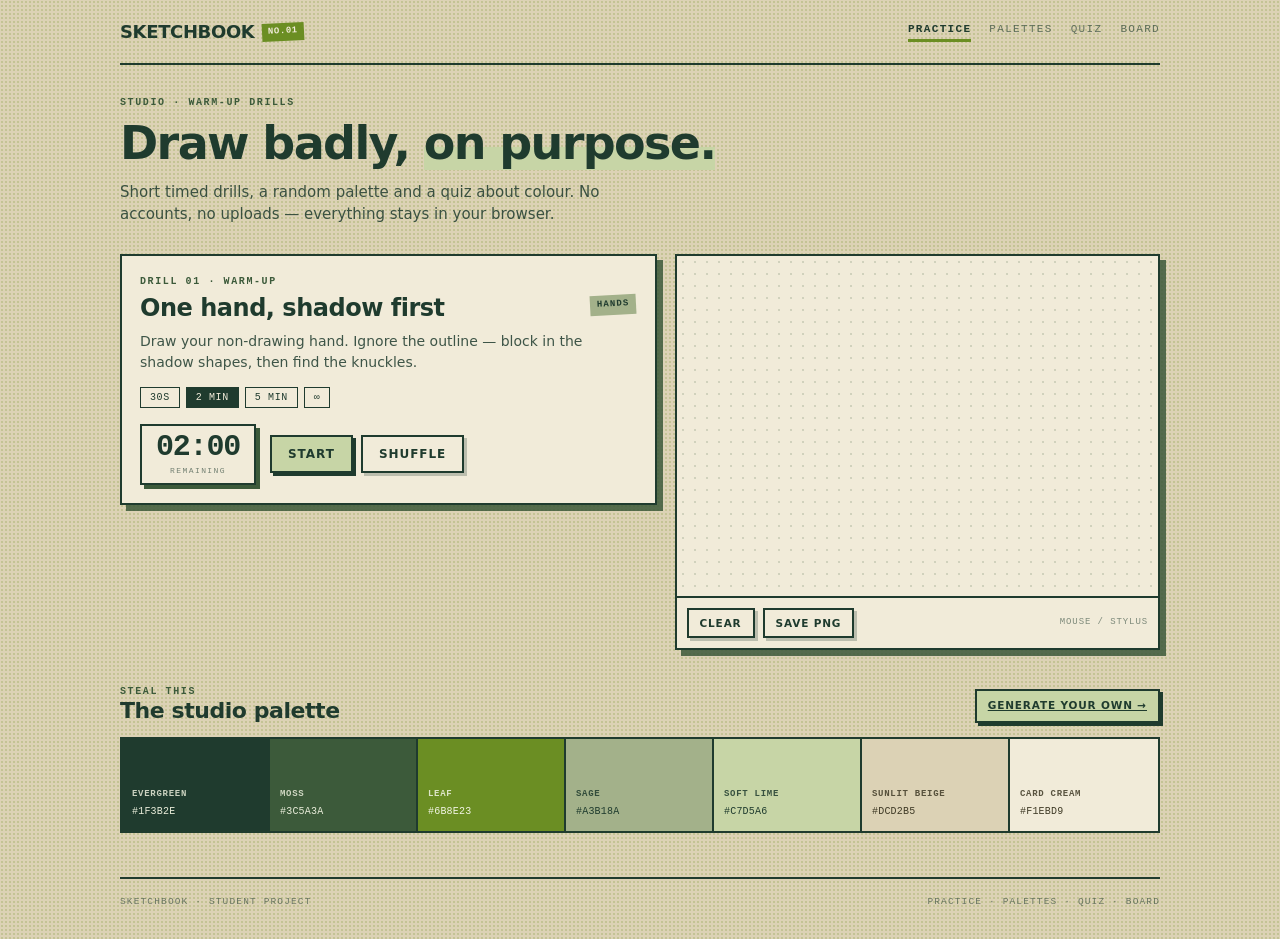
<file: index.html>
<!doctype html>
<html lang="en">
<head>
  <meta charset="utf-8">
  <meta name="viewport" content="width=device-width, initial-scale=1">
  <title>Sketchbook — practice</title>
  <meta name="description" content="A small studio for people who want to draw better: timed drills, colour palettes and a quiz.">
  <link rel="stylesheet" href="style.css">
</head>
<body data-page="practice">

  <div class="site">

    <header class="site-header">
      <a class="logo" href="index.html">Sketchbook<span class="logo-no">No.01</span></a>

      <button class="menu-btn" id="menu-btn" aria-expanded="false" aria-controls="nav">Menu</button>

      <nav class="nav" id="nav" aria-label="Main">
        <a href="index.html" aria-current="page">Practice</a>
        <a href="palettes.html">Palettes</a>
        <a href="quiz.html">Quiz</a>
        <a href="board.html">Board</a>
      </nav>
    </header>

    <main>

      <section class="intro">
        <p class="kicker">Studio · warm-up drills</p>
        <h1 style="margin-top:8px">Draw badly, <mark>on purpose.</mark></h1>
        <p class="lede">
          Short timed drills, a random palette and a quiz about colour. No accounts, no uploads —
          everything stays in your browser.
        </p>
      </section>

      <div class="practice-grid">

        <section class="card" aria-labelledby="drill-title">
          <p class="kicker" id="drill-meta">Drill 1 · warm-up</p>

          <div class="drill-head">
            <h2 id="drill-title">Loading the first prompt…</h2>
            <span class="tag" id="drill-cat">hands</span>
          </div>

          <p class="drill-copy" id="drill-copy"></p>

          <div class="chips" role="group" aria-label="Drill length">
            <button class="chip" data-sec="30">30s</button>
            <button class="chip on" data-sec="120">2 min</button>
            <button class="chip" data-sec="300">5 min</button>
            <button class="chip" data-sec="0">∞</button>
          </div>

          <div class="drill-foot">
            <div class="timer">
              <b id="time">02:00</b>
              <span id="time-label">remaining</span>
            </div>
            <div class="btn-row">
              <button class="btn" id="start">Start</button>
              <button class="btn ghost" id="shuffle">Shuffle</button>
            </div>
          </div>
        </section>

        <section aria-label="Sketch pad">
          <div class="pad">
            <canvas id="pad" width="600" height="340" aria-label="Sketch pad — draw with your mouse or stylus"></canvas>
            <div class="pad-tools">
              <button class="btn ghost sm" id="clear">Clear</button>
              <button class="btn ghost sm" id="save-png">Save png</button>
              <span class="pad-hint">mouse / stylus</span>
            </div>
          </div>
        </section>

      </div>

      <section class="section" aria-labelledby="palette-title">
        <div class="section-head">
          <div>
            <p class="kicker">Steal this</p>
            <h2 id="palette-title">The studio palette</h2>
          </div>
          <a class="btn sm" href="palettes.html">Generate your own →</a>
        </div>

        <div class="strip">
          <div class="sw" style="background:#1f3b2e;color:#e9edda"><b>Evergreen</b>#1F3B2E</div>
          <div class="sw" style="background:#3c5a3a;color:#e9edda"><b>Moss</b>#3C5A3A</div>
          <div class="sw" style="background:#6b8e23;color:#f2f5e4"><b>Leaf</b>#6B8E23</div>
          <div class="sw" style="background:#a3b18a;color:#1f3b2e"><b>Sage</b>#A3B18A</div>
          <div class="sw" style="background:#c7d5a6;color:#1f3b2e"><b>Soft lime</b>#C7D5A6</div>
          <div class="sw" style="background:#dcd2b5;color:#3f3a26"><b>Sunlit beige</b>#DCD2B5</div>
          <div class="sw" style="background:#f1ebd9;color:#3f3a26"><b>Card cream</b>#F1EBD9</div>
        </div>
      </section>

    </main>

    <footer class="site-footer">
      <span>Sketchbook · student project</span>
      <span>Practice · Palettes · Quiz · Board</span>
    </footer>

  </div>

  <script src="script.js" defer></script>
</body>
</html>
</file>
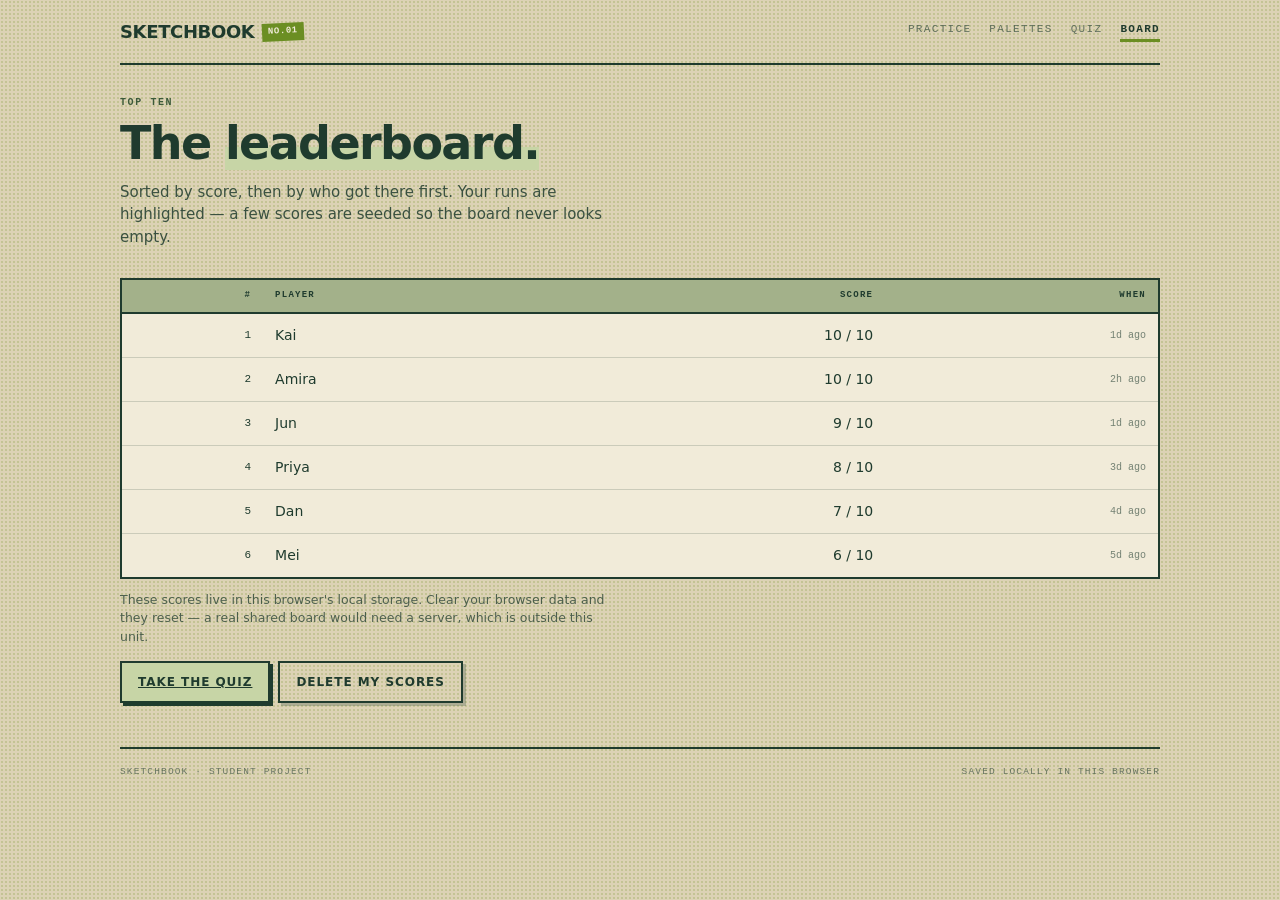
<file: board.html>
<!doctype html>
<html lang="en">
<head>
  <meta charset="utf-8">
  <meta name="viewport" content="width=device-width, initial-scale=1">
  <title>Sketchbook — leaderboard</title>
  <meta name="description" content="Top quiz scores, saved in this browser.">
  <link rel="stylesheet" href="style.css">
</head>
<body data-page="board">

  <div class="site">

    <header class="site-header">
      <a class="logo" href="index.html">Sketchbook<span class="logo-no">No.01</span></a>

      <button class="menu-btn" id="menu-btn" aria-expanded="false" aria-controls="nav">Menu</button>

      <nav class="nav" id="nav" aria-label="Main">
        <a href="index.html">Practice</a>
        <a href="palettes.html">Palettes</a>
        <a href="quiz.html">Quiz</a>
        <a href="board.html" aria-current="page">Board</a>
      </nav>
    </header>

    <main>

      <section class="intro">
        <p class="kicker">Top ten</p>
        <h1 style="margin-top:8px">The <mark>leaderboard.</mark></h1>
        <p class="lede">
          Sorted by score, then by who got there first. Your runs are highlighted — a few scores
          are seeded so the board never looks empty.
        </p>
      </section>

      <div class="board-wrap">
        <table class="board-table">
          <thead>
            <tr>
              <th scope="col">#</th>
              <th scope="col">Player</th>
              <th scope="col">Score</th>
              <th scope="col">When</th>
            </tr>
          </thead>
          <tbody id="board-body"></tbody>
        </table>

        <p class="board-note">
          These scores live in this browser's local storage. Clear your browser data and they reset —
          a real shared board would need a server, which is outside this unit.
        </p>

        <div class="btn-row" style="margin-top:14px">
          <a class="btn" href="quiz.html">Take the quiz</a>
          <button class="btn ghost" id="clear-mine">Delete my scores</button>
        </div>
      </div>

    </main>

    <footer class="site-footer">
      <span>Sketchbook · student project</span>
      <span>Saved locally in this browser</span>
    </footer>

  </div>

  <script src="script.js" defer></script>
</body>
</html>
</file>
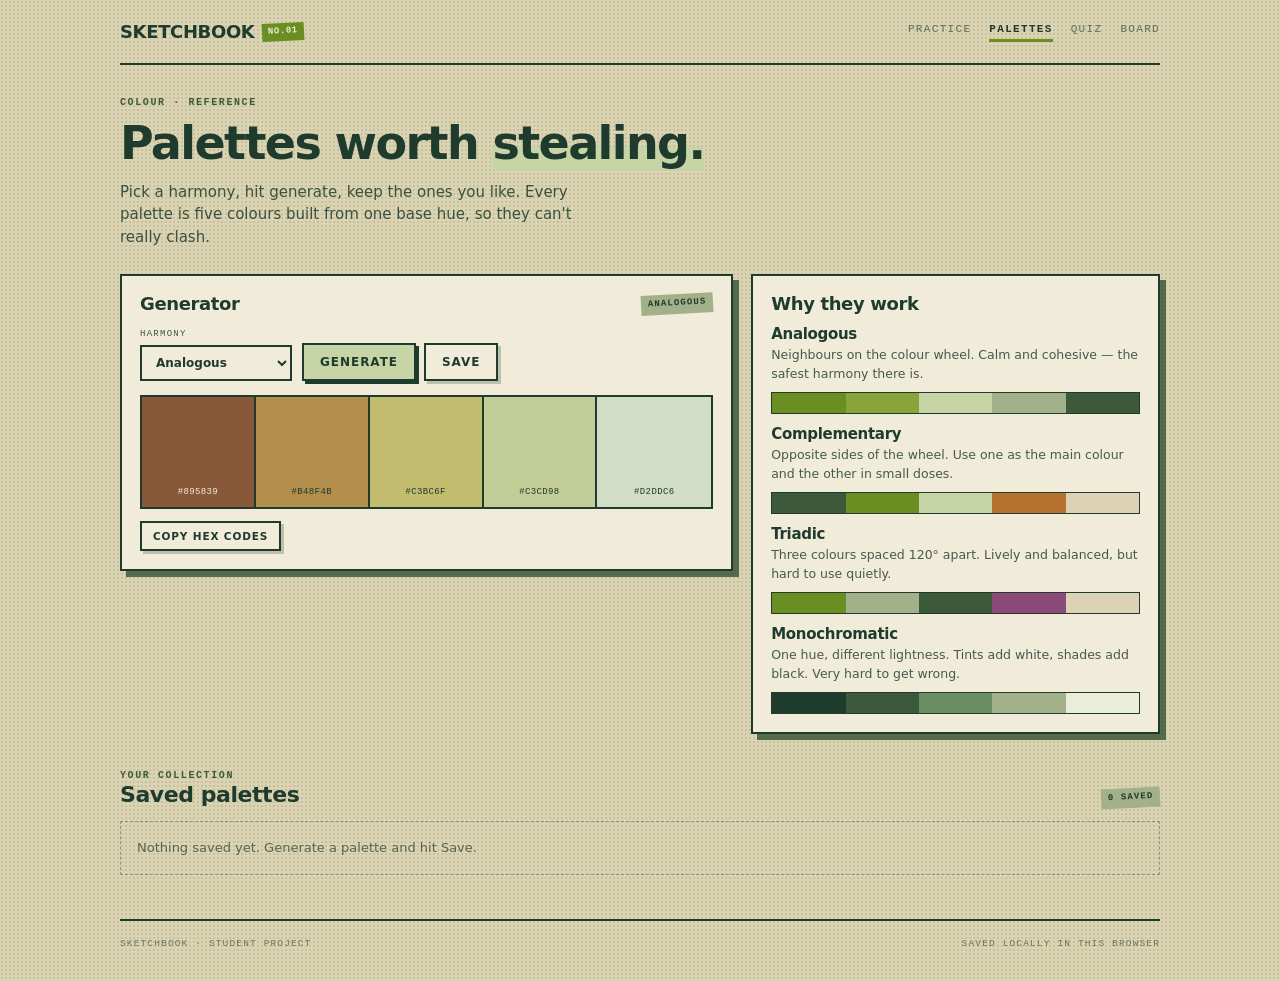
<file: palettes.html>
<!doctype html>
<html lang="en">
<head>
  <meta charset="utf-8">
  <meta name="viewport" content="width=device-width, initial-scale=1">
  <title>Sketchbook — palettes</title>
  <meta name="description" content="Generate colour palettes and learn why they work: analogous, complementary, triadic, monochromatic.">
  <link rel="stylesheet" href="style.css">
</head>
<body data-page="palettes">

  <div class="site">

    <header class="site-header">
      <a class="logo" href="index.html">Sketchbook<span class="logo-no">No.01</span></a>

      <button class="menu-btn" id="menu-btn" aria-expanded="false" aria-controls="nav">Menu</button>

      <nav class="nav" id="nav" aria-label="Main">
        <a href="index.html">Practice</a>
        <a href="palettes.html" aria-current="page">Palettes</a>
        <a href="quiz.html">Quiz</a>
        <a href="board.html">Board</a>
      </nav>
    </header>

    <main>

      <section class="intro">
        <p class="kicker">Colour · reference</p>
        <h1 style="margin-top:8px">Palettes worth <mark>stealing.</mark></h1>
        <p class="lede">
          Pick a harmony, hit generate, keep the ones you like. Every palette is five colours
          built from one base hue, so they can't really clash.
        </p>
      </section>

      <div class="gen">

        <section class="card" aria-labelledby="gen-title">
          <div class="section-head">
            <h2 id="gen-title" style="font-size:18px">Generator</h2>
            <span class="tag" id="gen-harmony">analogous</span>
          </div>

          <div class="gen-controls" style="margin-top:14px">
            <label class="field">
              Harmony
              <select id="harmony">
                <option value="analogous">Analogous</option>
                <option value="complementary">Complementary</option>
                <option value="triadic">Triadic</option>
                <option value="monochromatic">Monochromatic</option>
              </select>
            </label>

            <div class="btn-row" style="align-self:flex-end">
              <button class="btn" id="generate">Generate</button>
              <button class="btn ghost" id="save">Save</button>
            </div>
          </div>

          <div class="gen-strip" id="gen-strip" aria-live="polite"></div>

          <div class="btn-row" style="margin-top:12px">
            <button class="btn ghost sm" id="copy">Copy hex codes</button>
            <span class="small" id="copy-note" style="font-family:var(--mono);font-size:9.5px;align-self:center"></span>
          </div>
        </section>

        <section class="card theory" aria-labelledby="why-title">
          <h2 id="why-title" style="font-size:18px">Why they work</h2>

          <div>
            <h3>Analogous</h3>
            <p>Neighbours on the colour wheel. Calm and cohesive — the safest harmony there is.</p>
            <div class="mini-strip">
              <i style="background:#6b8e23"></i><i style="background:#8aa43c"></i>
              <i style="background:#c7d5a6"></i><i style="background:#a3b18a"></i>
              <i style="background:#3c5a3a"></i>
            </div>
          </div>

          <div>
            <h3>Complementary</h3>
            <p>Opposite sides of the wheel. Use one as the main colour and the other in small doses.</p>
            <div class="mini-strip">
              <i style="background:#3c5a3a"></i><i style="background:#6b8e23"></i>
              <i style="background:#c7d5a6"></i><i style="background:#b8722f"></i>
              <i style="background:#dcd2b5"></i>
            </div>
          </div>

          <div>
            <h3>Triadic</h3>
            <p>Three colours spaced 120° apart. Lively and balanced, but hard to use quietly.</p>
            <div class="mini-strip">
              <i style="background:#6b8e23"></i><i style="background:#a3b18a"></i>
              <i style="background:#3c5a3a"></i><i style="background:#8a4b7a"></i>
              <i style="background:#dcd2b5"></i>
            </div>
          </div>

          <div>
            <h3>Monochromatic</h3>
            <p>One hue, different lightness. Tints add white, shades add black. Very hard to get wrong.</p>
            <div class="mini-strip">
              <i style="background:#1f3b2e"></i><i style="background:#3c5a3a"></i>
              <i style="background:#6b8e62"></i><i style="background:#a3b18a"></i>
              <i style="background:#e9edda"></i>
            </div>
          </div>
        </section>

      </div>

      <section class="section" aria-labelledby="saved-title">
        <div class="section-head">
          <div>
            <p class="kicker">Your collection</p>
            <h2 id="saved-title">Saved palettes</h2>
          </div>
          <span class="tag" id="saved-count">0 saved</span>
        </div>

        <div class="saved" id="saved-list" aria-live="polite"></div>
      </section>

    </main>

    <footer class="site-footer">
      <span>Sketchbook · student project</span>
      <span>Saved locally in this browser</span>
    </footer>

  </div>

  <script src="script.js" defer></script>
</body>
</html>
</file>
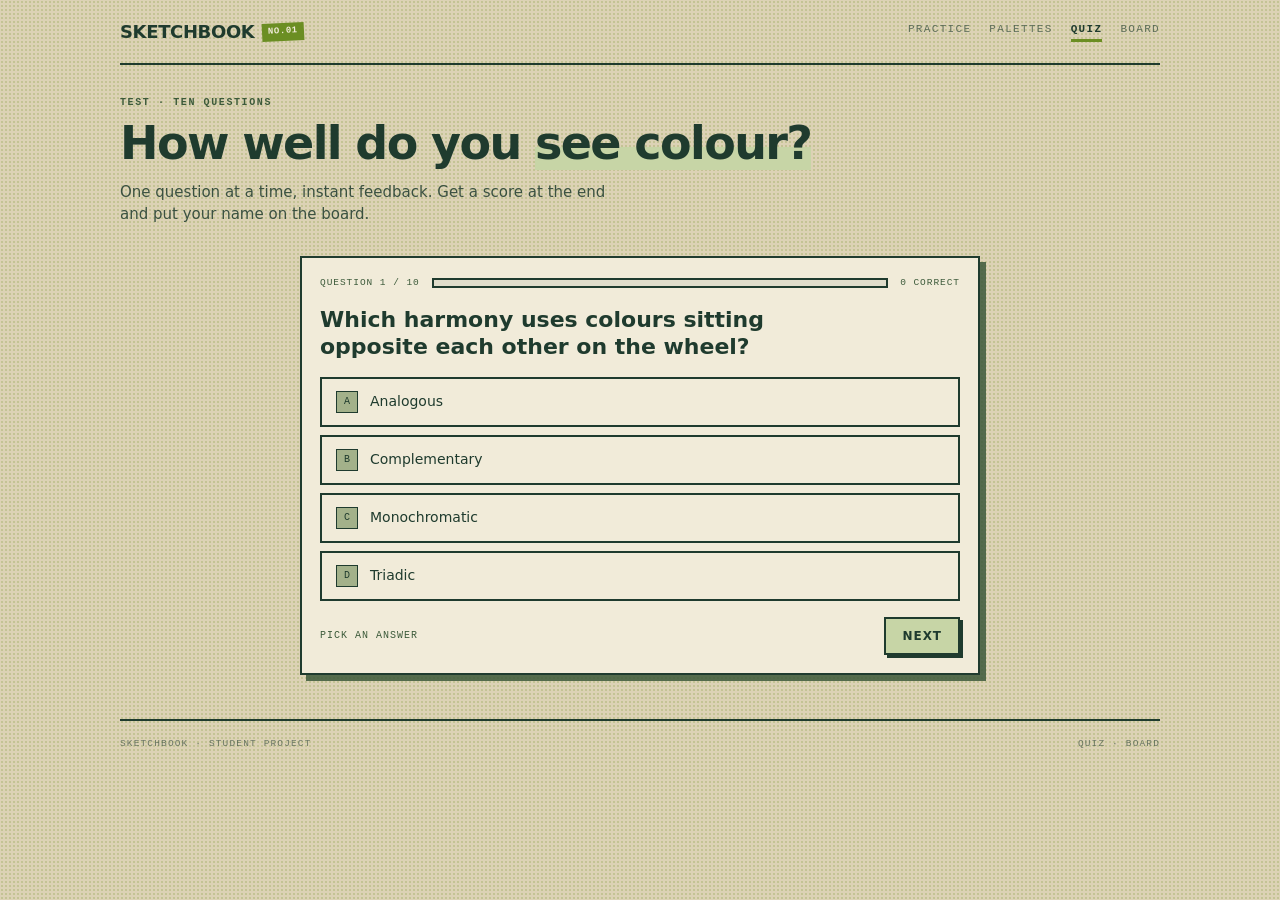
<file: quiz.html>
<!doctype html>
<html lang="en">
<head>
  <meta charset="utf-8">
  <meta name="viewport" content="width=device-width, initial-scale=1">
  <title>Sketchbook — colour quiz</title>
  <meta name="description" content="Ten questions about colour and drawing. Instant feedback, then save your score to the leaderboard.">
  <link rel="stylesheet" href="style.css">
</head>
<body data-page="quiz">

  <div class="site">

    <header class="site-header">
      <a class="logo" href="index.html">Sketchbook<span class="logo-no">No.01</span></a>

      <button class="menu-btn" id="menu-btn" aria-expanded="false" aria-controls="nav">Menu</button>

      <nav class="nav" id="nav" aria-label="Main">
        <a href="index.html">Practice</a>
        <a href="palettes.html">Palettes</a>
        <a href="quiz.html" aria-current="page">Quiz</a>
        <a href="board.html">Board</a>
      </nav>
    </header>

    <main>

      <section class="intro">
        <p class="kicker">Test · ten questions</p>
        <h1 style="margin-top:8px">How well do you <mark>see colour?</mark></h1>
        <p class="lede">
          One question at a time, instant feedback. Get a score at the end and put your name on the board.
        </p>
      </section>

      <div class="quiz-wrap">

        <div id="quiz-card" class="card">
          <div class="quiz-top">
            <span id="q-count">Question 1 / 10</span>
            <div class="progress"><i id="q-bar"></i></div>
            <span id="q-score">0 correct</span>
          </div>

          <p class="question" id="q-text">Loading…</p>

          <div class="options" id="q-options"></div>

          <p class="why" id="q-why" hidden></p>

          <div class="quiz-foot">
            <span class="score-note" id="q-hint">Pick an answer</span>
            <button class="btn" id="q-next" disabled>Next</button>
          </div>
        </div>

        <div id="quiz-result" class="card result" hidden>
          <p class="kicker">Result</p>
          <div class="big" id="r-score">0 / 10</div>
          <p id="r-line">—</p>

          <div class="result-form">
            <input type="text" id="r-name" maxlength="14" placeholder="Your name" aria-label="Your name">
            <button class="btn" id="r-save">Save score</button>
          </div>
          <p class="score-note" id="r-note" style="margin-top:10px">
            Saves on this device only — no accounts.
          </p>

          <div class="btn-row" style="margin-top:16px">
            <a class="btn ghost" href="board.html">See the board →</a>
            <button class="btn ghost" id="r-again">Try again</button>
          </div>
        </div>

      </div>

    </main>

    <footer class="site-footer">
      <span>Sketchbook · student project</span>
      <span>Quiz · Board</span>
    </footer>

  </div>

  <script src="script.js" defer></script>
</body>
</html>
</file>
<file: style.css>
/* =========================================================
   Sketchbook — one stylesheet for every page
   Palette (change these and the whole site follows):
   ========================================================= */
:root {
  --paper: #dcd2b5;  /* page background  */
  --card:  #f1ebd9;  /* panels and cards */
  --ink:   #1f3b2e;  /* text + borders   */
  --moss:  #3c5a3a;  /* offset shadows   */
  --leaf:  #6b8e23;  /* accent           */
  --sage:  #a3b18a;  /* secondary fill   */
  --lime:  #c7d5a6;  /* buttons, marks   */

  --sans: "Segoe UI", system-ui, -apple-system, "Helvetica Neue", sans-serif;
  --mono: ui-monospace, "SFMono-Regular", Consolas, "Courier New", monospace;

  --edge: 2px solid var(--ink);
}

/* --- reset ------------------------------------------------ */
* { box-sizing: border-box; }

html { scroll-behavior: smooth; }

body {
  margin: 0;
  font-family: var(--sans);
  line-height: 1.5;
  color: var(--ink);
  background-color: var(--paper);
  /* the printed-dot texture: one repeating gradient, no image */
  background-image: radial-gradient(rgba(107, 142, 35, 0.22) 0.8px, transparent 0.9px);
  background-size: 4px 4px;
}

h1, h2, h3 { margin: 0; line-height: 1.1; letter-spacing: -0.02em; }
p { margin: 0; }
a { color: inherit; }
img { max-width: 100%; display: block; }

:focus-visible {
  outline: 3px solid var(--leaf);
  outline-offset: 2px;
}

/* --- page shell ------------------------------------------- */
.site {
  max-width: 1080px;
  margin: 0 auto;
  padding: 0 20px;
}

.site-header {
  position: relative;
  display: flex;
  align-items: center;
  justify-content: space-between;
  gap: 16px;
  padding: 18px 0;
  border-bottom: var(--edge);
}

.logo {
  display: flex;
  align-items: center;
  gap: 8px;
  font-weight: 800;
  font-size: 18px;
  text-transform: uppercase;
  letter-spacing: -0.02em;
  text-decoration: none;
}

.logo-no {
  font-family: var(--mono);
  font-size: 9px;
  letter-spacing: 0.06em;
  background: var(--leaf);
  color: var(--card);
  padding: 2px 6px;
  transform: rotate(-3deg);
}

.nav {
  display: flex;
  gap: 18px;
  font-family: var(--mono);
  font-size: 11px;
  letter-spacing: 0.12em;
  text-transform: uppercase;
}

.nav a {
  text-decoration: none;
  color: rgba(31, 59, 46, 0.65);
  padding-bottom: 4px;
}

.nav a:hover { color: var(--ink); }

.nav a[aria-current="page"] {
  color: var(--ink);
  font-weight: 700;
  box-shadow: inset 0 -3px 0 var(--leaf);
}

.menu-btn {
  display: none;
  font-family: var(--mono);
  font-size: 10px;
  letter-spacing: 0.14em;
  text-transform: uppercase;
  padding: 8px 12px;
  background: transparent;
  border: var(--edge);
  color: var(--ink);
  cursor: pointer;
}

/* --- typography ------------------------------------------- */
.kicker {
  font-family: var(--mono);
  font-size: 10px;
  letter-spacing: 0.16em;
  text-transform: uppercase;
  font-weight: 700;
  color: var(--moss);
}

h1 {
  font-size: clamp(30px, 5vw, 46px);
  font-weight: 800;
  letter-spacing: -0.035em;
}

h1 mark {
  background: linear-gradient(transparent 58%, var(--lime) 58%);
  color: inherit;
}

.lede {
  max-width: 52ch;
  margin-top: 12px;
  font-size: 15px;
  color: rgba(31, 59, 46, 0.85);
}

.section { margin: 34px 0; }

.section-head {
  display: flex;
  align-items: flex-end;
  justify-content: space-between;
  gap: 14px;
  flex-wrap: wrap;
}

.section-head h2 { font-size: 22px; font-weight: 800; }

.intro { padding: 30px 0 6px; }

/* --- buttons ---------------------------------------------- */
.btn {
  font-family: var(--sans);
  font-size: 12px;
  font-weight: 800;
  letter-spacing: 0.08em;
  text-transform: uppercase;
  padding: 10px 16px;
  color: var(--ink);
  background: var(--lime);
  border: var(--edge);
  box-shadow: 3px 3px 0 var(--ink);
  cursor: pointer;
  transition: transform 0.08s ease, box-shadow 0.08s ease, background 0.15s ease;
}

.btn:hover { transform: translate(-1px, -1px); box-shadow: 4px 4px 0 var(--ink); }
.btn:active { transform: translate(2px, 2px); box-shadow: 1px 1px 0 var(--ink); }

.btn.ghost { background: transparent; box-shadow: 3px 3px 0 rgba(31, 59, 46, 0.25); }
.btn.ghost:hover { background: var(--sage); }

.btn.sm { padding: 7px 11px; font-size: 10.5px; }

.btn-row { display: flex; gap: 8px; flex-wrap: wrap; }

/* --- cards ------------------------------------------------ */
.card {
  background: var(--card);
  border: var(--edge);
  padding: 18px;
  box-shadow: 6px 6px 0 rgba(60, 90, 58, 0.85);
}

.tag {
  font-family: var(--mono);
  font-size: 9px;
  font-weight: 700;
  letter-spacing: 0.12em;
  text-transform: uppercase;
  background: var(--sage);
  padding: 3px 7px;
  transform: rotate(-3deg);
  white-space: nowrap;
}

/* --- practice page ---------------------------------------- */
.practice-grid {
  display: grid;
  grid-template-columns: minmax(0, 1.05fr) minmax(0, 0.95fr);
  gap: 18px;
  margin-top: 22px;
  align-items: start;
}

.drill-head {
  display: flex;
  align-items: flex-start;
  justify-content: space-between;
  gap: 10px;
  margin-top: 6px;
}

.drill-head h2 { font-size: 24px; font-weight: 800; text-wrap: balance; }

.drill-copy {
  margin-top: 10px;
  font-size: 14px;
  color: rgba(31, 59, 46, 0.85);
}

.chips { display: flex; flex-wrap: wrap; gap: 6px; margin-top: 14px; }

.chip {
  font-family: var(--mono);
  font-size: 10px;
  letter-spacing: 0.06em;
  text-transform: uppercase;
  padding: 4px 9px;
  border: 1.5px solid var(--ink);
  background: transparent;
  color: var(--ink);
  cursor: pointer;
}

.chip:hover { background: var(--sage); }

.chip.on {
  background: var(--ink);
  color: var(--card);
}

.drill-foot {
  display: flex;
  align-items: center;
  gap: 14px;
  flex-wrap: wrap;
  margin-top: 16px;
}

.timer {
  display: inline-block;
  padding: 6px 14px;
  border: var(--edge);
  box-shadow: 4px 4px 0 var(--moss);
  text-align: center;
}

.timer b {
  display: block;
  font-family: var(--mono);
  font-size: 30px;
  line-height: 1;
  letter-spacing: -0.04em;
}

.timer span {
  display: block;
  margin-top: 3px;
  font-family: var(--mono);
  font-size: 8px;
  letter-spacing: 0.18em;
  text-transform: uppercase;
  color: rgba(31, 59, 46, 0.6);
}

.pad {
  background: var(--card);
  border: var(--edge);
  box-shadow: 6px 6px 0 rgba(60, 90, 58, 0.85);
}

.pad canvas {
  display: block;
  width: 100%;
  height: 340px;
  touch-action: none;
  cursor: crosshair;
  background-color: var(--card);
  background-image: radial-gradient(rgba(60, 90, 58, 0.18) 0.9px, transparent 1px);
  background-size: 12px 12px;
}

.pad-tools {
  display: flex;
  align-items: center;
  gap: 8px;
  flex-wrap: wrap;
  padding: 10px;
  border-top: var(--edge);
}

.pad-hint {
  margin-left: auto;
  font-family: var(--mono);
  font-size: 9px;
  letter-spacing: 0.1em;
  text-transform: uppercase;
  color: rgba(31, 59, 46, 0.55);
}

/* --- palette strip ---------------------------------------- */
.strip {
  display: grid;
  grid-template-columns: repeat(auto-fit, minmax(104px, 1fr));
  border: var(--edge);
  margin-top: 14px;
}

.strip .sw {
  min-height: 92px;
  padding: 12px 10px;
  display: flex;
  flex-direction: column;
  justify-content: flex-end;
  gap: 2px;
  border-right: var(--edge);
  font-family: var(--mono);
  font-size: 10px;
  letter-spacing: 0.02em;
}

.strip .sw:last-child { border-right: 0; }

.strip .sw b {
  font-family: var(--mono);
  font-size: 9px;
  font-weight: 700;
  letter-spacing: 0.08em;
  text-transform: uppercase;
  opacity: 0.85;
}

/* --- palettes page ---------------------------------------- */
.gen {
  display: grid;
  grid-template-columns: minmax(0, 1.2fr) minmax(0, 0.8fr);
  gap: 18px;
  margin-top: 20px;
  align-items: start;
}

.gen-controls {
  display: flex;
  gap: 10px;
  flex-wrap: wrap;
  align-items: center;
}

.field {
  display: flex;
  flex-direction: column;
  gap: 4px;
  font-family: var(--mono);
  font-size: 9px;
  letter-spacing: 0.14em;
  text-transform: uppercase;
  color: var(--moss);
}

select {
  font-family: var(--sans);
  font-size: 12px;
  font-weight: 600;
  padding: 8px 10px;
  color: var(--ink);
  background: var(--card);
  border: var(--edge);
}

.gen-strip {
  display: grid;
  grid-template-columns: repeat(5, 1fr);
  border: var(--edge);
  margin-top: 14px;
}

.gen-strip .sw {
  position: relative;
  height: 110px;
  display: flex;
  align-items: flex-end;
  justify-content: center;
  padding-bottom: 8px;
  border-right: var(--edge);
  font-family: var(--mono);
  font-size: 9px;
  letter-spacing: 0.04em;
}

.gen-strip .sw:last-child { border-right: 0; }

.theory { display: grid; gap: 12px; }

.theory h3 { font-size: 15px; font-weight: 800; margin-bottom: 4px; }

.theory p { font-size: 12.5px; color: rgba(31, 59, 46, 0.82); }

.mini-strip {
  display: grid;
  grid-template-columns: repeat(5, 1fr);
  height: 22px;
  border: 1.5px solid var(--ink);
  margin-top: 8px;
}

.saved { display: grid; gap: 10px; margin-top: 14px; }

.saved-row {
  display: flex;
  align-items: center;
  gap: 12px;
  flex-wrap: wrap;
  border: var(--edge);
  background: var(--card);
  padding: 8px;
}

.saved-row .mini-strip { flex: 1 1 180px; margin-top: 0; height: 26px; }

.saved-row .small {
  font-family: var(--mono);
  font-size: 9px;
  letter-spacing: 0.1em;
  text-transform: uppercase;
  color: rgba(31, 59, 46, 0.6);
}

.empty {
  border: 1.5px dashed rgba(31, 59, 46, 0.4);
  padding: 16px;
  font-size: 13px;
  color: rgba(31, 59, 46, 0.7);
}

/* --- quiz page -------------------------------------------- */
.quiz-wrap { max-width: 680px; margin: 24px auto 0; }

.quiz-top {
  display: flex;
  align-items: center;
  gap: 12px;
  font-family: var(--mono);
  font-size: 9.5px;
  letter-spacing: 0.1em;
  text-transform: uppercase;
  color: var(--moss);
}

.progress {
  flex: 1;
  height: 10px;
  border: var(--edge);
  background: rgba(31, 59, 46, 0.08);
}

.progress i {
  display: block;
  height: 100%;
  width: 0;
  background: var(--leaf);
  transition: width 0.25s ease;
}

.question {
  font-size: 22px;
  font-weight: 800;
  line-height: 1.25;
  margin-top: 16px;
  text-wrap: balance;
}

.options { display: grid; gap: 8px; margin-top: 16px; }

.option {
  display: flex;
  align-items: center;
  gap: 12px;
  font: inherit;
  font-size: 14px;
  text-align: left;
  padding: 12px 14px;
  background: var(--card);
  color: var(--ink);
  border: var(--edge);
  cursor: pointer;
  transition: background 0.15s ease, transform 0.08s ease;
}

.option:hover:not(:disabled) { background: var(--sage); transform: translate(-1px, -1px); }
.option:disabled { cursor: default; }

.option .key {
  flex: none;
  width: 22px;
  height: 22px;
  display: grid;
  place-items: center;
  font-family: var(--mono);
  font-size: 10px;
  background: var(--sage);
  border: 1.5px solid var(--ink);
}

.option.correct { background: var(--lime); box-shadow: 3px 3px 0 var(--ink); }
.option.correct .key { background: var(--leaf); color: var(--card); }
.option.wrong { opacity: 0.55; text-decoration: line-through; }

.why {
  margin-top: 14px;
  font-size: 13.5px;
  padding: 12px 14px;
  border-left: 6px solid var(--leaf);
  background: rgba(199, 213, 166, 0.55);
}

.quiz-foot {
  display: flex;
  align-items: center;
  justify-content: space-between;
  gap: 12px;
  flex-wrap: wrap;
  margin-top: 16px;
}

.score-note {
  font-family: var(--mono);
  font-size: 10px;
  letter-spacing: 0.1em;
  text-transform: uppercase;
  color: var(--moss);
}

.result { text-align: left; }
.result .big {
  font-family: var(--mono);
  font-size: 54px;
  line-height: 1;
  letter-spacing: -0.05em;
  margin: 8px 0 6px;
}

.result-form { display: flex; gap: 8px; flex-wrap: wrap; margin-top: 16px; }

input[type="text"] {
  font-family: var(--sans);
  font-size: 14px;
  padding: 10px 12px;
  color: var(--ink);
  background: var(--card);
  border: var(--edge);
  min-width: 0;
  flex: 1 1 200px;
}

/* --- board page ------------------------------------------- */
.board-wrap { margin-top: 24px; }

.board-table {
  width: 100%;
  border-collapse: collapse;
  background: var(--card);
  border: var(--edge);
}

.board-table th {
  font-family: var(--mono);
  font-size: 9px;
  letter-spacing: 0.14em;
  text-transform: uppercase;
  text-align: left;
  padding: 9px 12px;
  background: var(--sage);
  border-bottom: var(--edge);
}

.board-table td {
  padding: 11px 12px;
  border-top: 1px solid rgba(31, 59, 46, 0.18);
  font-size: 14px;
}

.board-table th:not(:nth-child(2)),
.board-table td:not(:nth-child(2)) { text-align: right; white-space: nowrap; }

.board-table tr.you td { background: var(--lime); font-weight: 700; }

.board-table .rank { font-family: var(--mono); font-size: 11px; }

.board-table .when {
  font-family: var(--mono);
  font-size: 10px;
  color: rgba(31, 59, 46, 0.6);
}

.board-note {
  font-size: 12.5px;
  color: rgba(31, 59, 46, 0.75);
  margin-top: 12px;
  max-width: 62ch;
}

/* --- footer ----------------------------------------------- */
.site-footer {
  display: flex;
  justify-content: space-between;
  gap: 12px;
  flex-wrap: wrap;
  margin-top: 44px;
  padding: 16px 0 30px;
  border-top: var(--edge);
  font-family: var(--mono);
  font-size: 9.5px;
  letter-spacing: 0.12em;
  text-transform: uppercase;
  color: rgba(31, 59, 46, 0.6);
}

/* --- small screens ---------------------------------------- */
@media (max-width: 800px) {
  .practice-grid,
  .gen { grid-template-columns: 1fr; }

  .pad canvas { height: 280px; }
}

@media (max-width: 640px) {
  .site { padding: 0 14px; }

  .menu-btn { display: inline-block; }

  .nav {
    display: none;
    position: absolute;
    top: 62px;
    left: 0;
    right: 0;
    z-index: 30;
    flex-direction: column;
    gap: 0;
    background: var(--card);
    border: var(--edge);
    box-shadow: 6px 6px 0 rgba(60, 90, 58, 0.85);
    padding: 6px 0;
  }

  .nav.open { display: flex; }

  .nav a { padding: 12px 16px; }

  .nav a[aria-current="page"] { box-shadow: inset 4px 0 0 var(--leaf); }

  .strip { grid-template-columns: repeat(3, 1fr); }
  .strip .sw:nth-child(3n) { border-right: 0; }
  .strip .sw { border-bottom: var(--edge); min-height: 74px; font-size: 9px; }

  .gen-strip .sw { height: 84px; font-size: 8px; }

  .question { font-size: 19px; }

  .board-table th,
  .board-table td { padding: 9px; font-size: 12.5px; }
}
</file>
